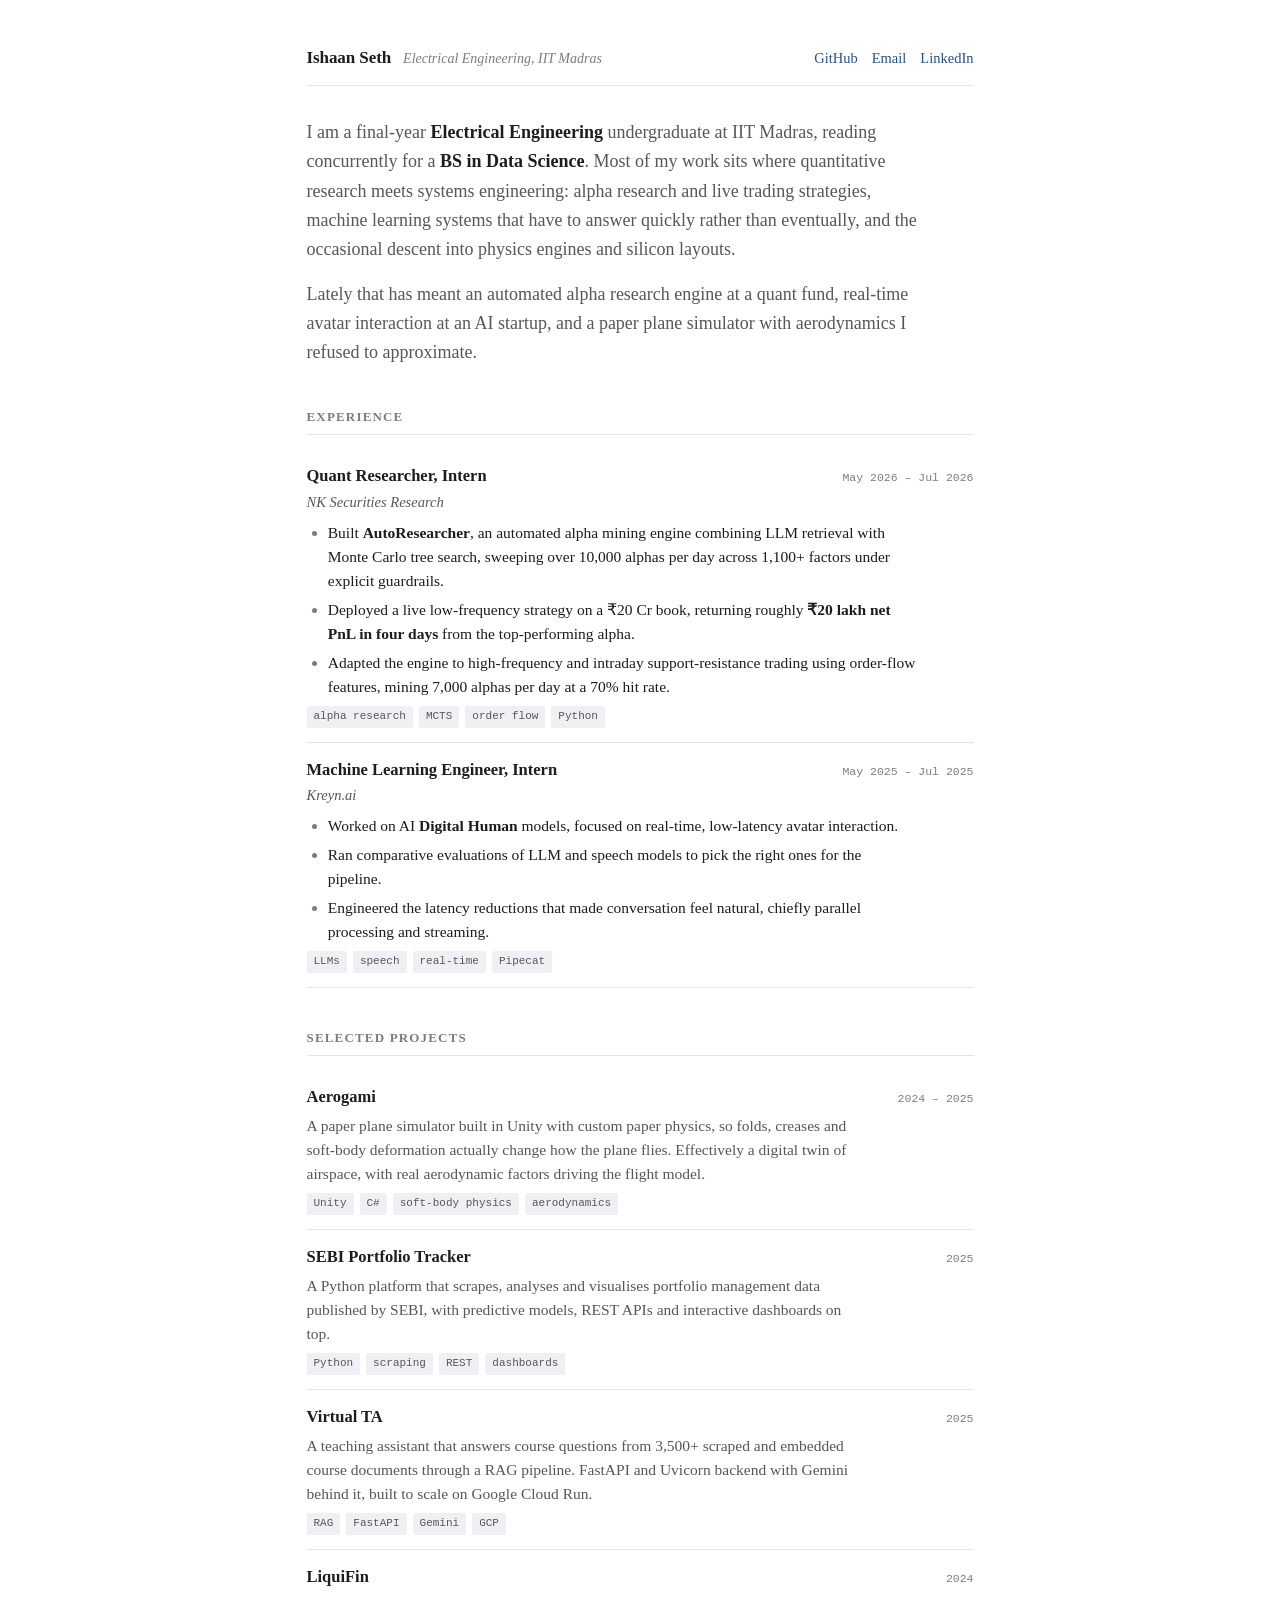
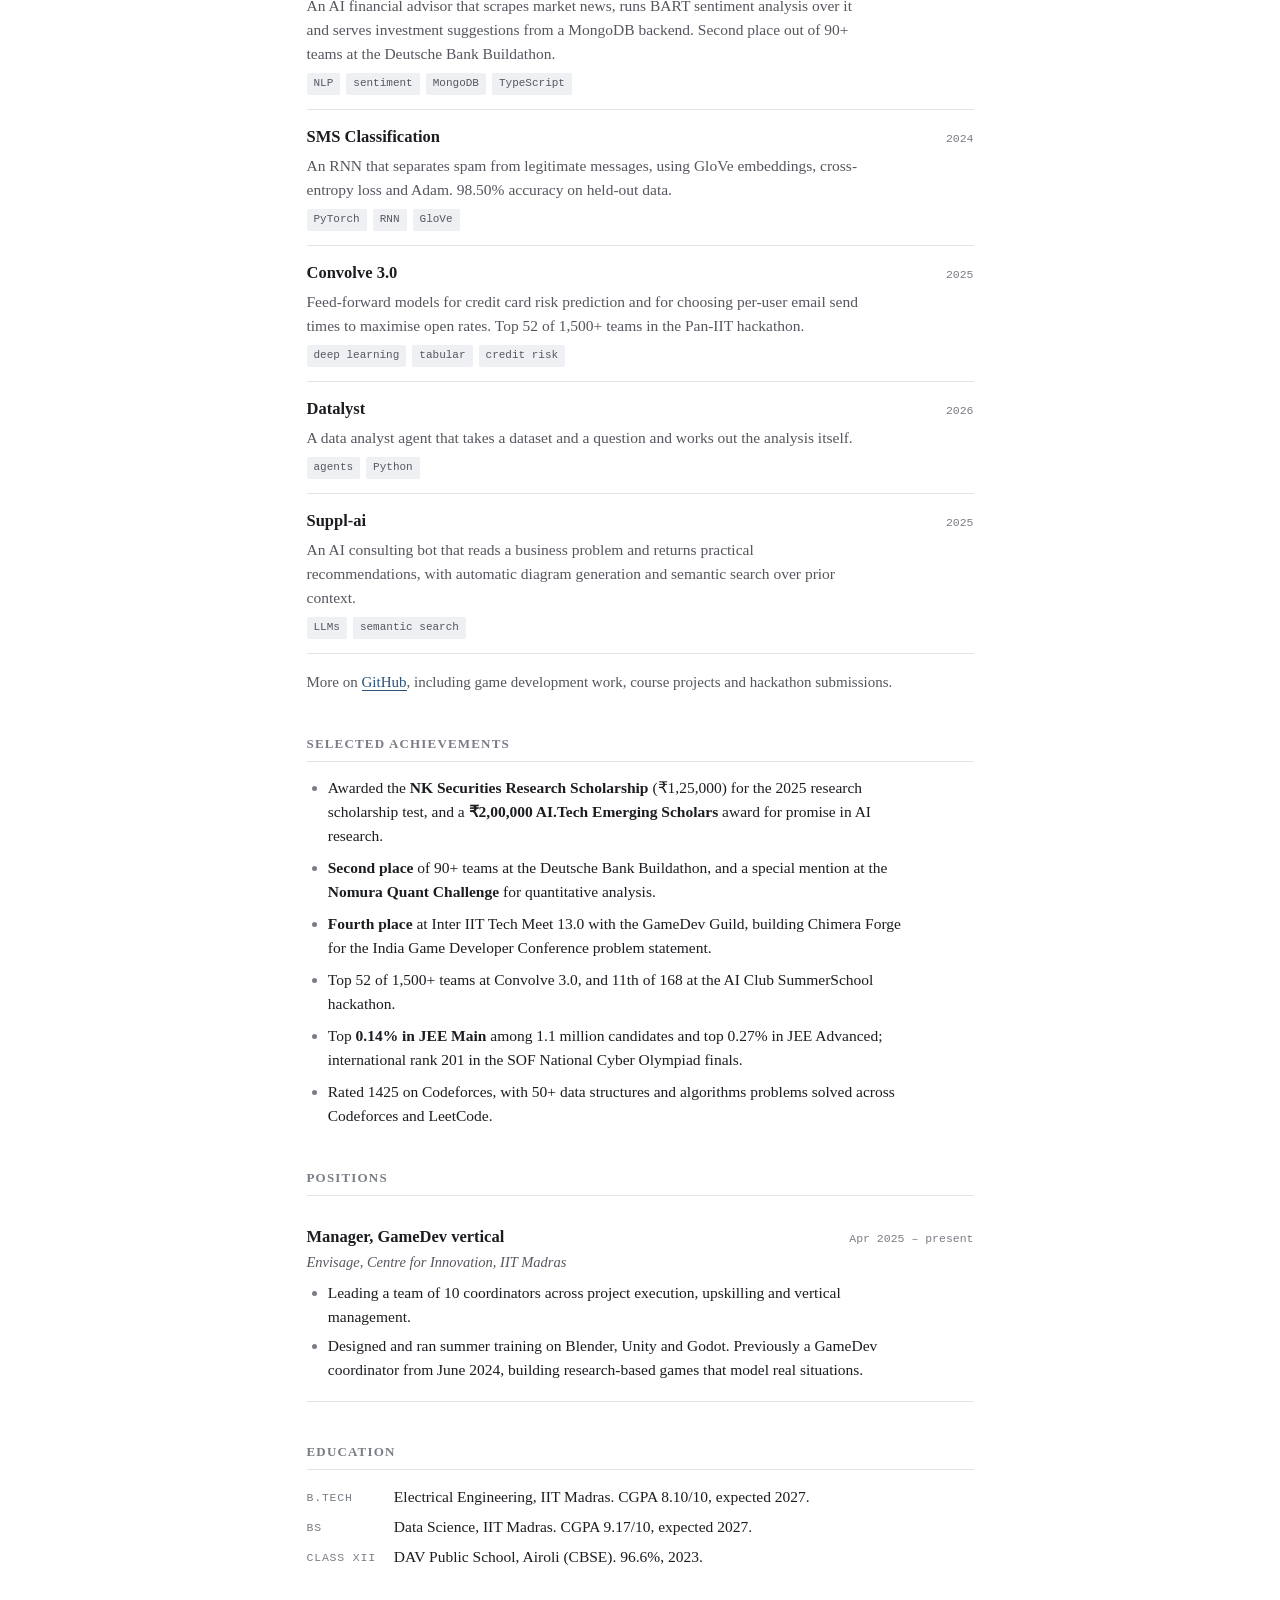
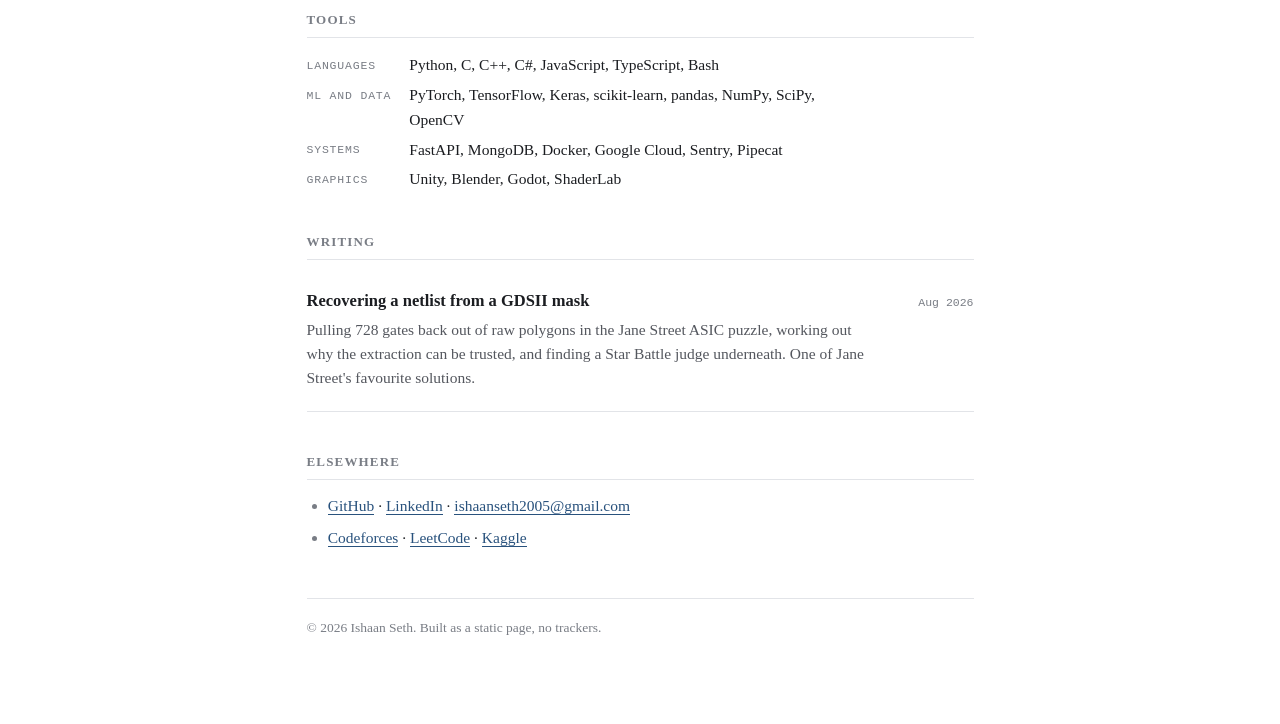
<file: index.html>
<!DOCTYPE html>
<html lang="en">
<head>
<meta charset="utf-8" />
<meta name="viewport" content="width=device-width, initial-scale=1" />
<title>Ishaan Seth</title>
<meta name="description" content="Ishaan Seth. Final-year Electrical Engineering student at IIT Madras, working on quantitative research, ML systems and low-level engineering." />
<meta name="author" content="Ishaan Seth" />
<link rel="stylesheet" href="style.css" />
<link rel="icon" href="data:image/svg+xml,%3Csvg xmlns='http://www.w3.org/2000/svg' viewBox='0 0 32 32'%3E%3Ctext y='26' font-size='26'%3E%E2%9A%A1%3C/text%3E%3C/svg%3E" />
</head>
<body>
<div class="col">

<header class="site">
  <div class="who">
    <a class="brand" href="/">Ishaan Seth</a>
    <span class="role">Electrical Engineering, IIT Madras</span>
  </div>
  <nav>
    <a href="https://github.com/ishaanseth">GitHub</a>
    <a href="mailto:ishaanseth2005@gmail.com">Email</a>
    <a href="https://linkedin.com/in/ishaan-seth">LinkedIn</a>
  </nav>
</header>

<main>

<p class="lede">I am a final-year <strong>Electrical Engineering</strong> undergraduate at IIT Madras,
reading concurrently for a <strong>BS in Data Science</strong>. Most of my work sits where quantitative
research meets systems engineering: alpha research and live trading strategies, machine learning
systems that have to answer quickly rather than eventually, and the occasional descent into physics
engines and silicon layouts.</p>

<p class="lede">Lately that has meant an automated alpha research engine at a quant fund, real-time
avatar interaction at an AI startup, and a paper plane simulator with aerodynamics I refused to
approximate.</p>

<h2 class="sect">Experience</h2>

<div class="entry">
  <div class="top">
    <span class="name">Quant Researcher, Intern</span>
    <span class="when">May 2026 &ndash; Jul 2026</span>
  </div>
  <p class="where">NK Securities Research</p>
  <ul>
    <li>Built <strong>AutoResearcher</strong>, an automated alpha mining engine combining LLM retrieval
      with Monte Carlo tree search, sweeping over 10,000 alphas per day across 1,100+ factors under
      explicit guardrails.</li>
    <li>Deployed a live low-frequency strategy on a &#8377;20 Cr book, returning roughly
      <strong>&#8377;20 lakh net PnL in four days</strong> from the top-performing alpha.</li>
    <li>Adapted the engine to high-frequency and intraday support-resistance trading using order-flow
      features, mining 7,000 alphas per day at a 70% hit rate.</li>
  </ul>
  <div class="chips"><span>alpha research</span><span>MCTS</span><span>order flow</span><span>Python</span></div>
</div>

<div class="entry">
  <div class="top">
    <span class="name">Machine Learning Engineer, Intern</span>
    <span class="when">May 2025 &ndash; Jul 2025</span>
  </div>
  <p class="where">Kreyn.ai</p>
  <ul>
    <li>Worked on AI <strong>Digital Human</strong> models, focused on real-time, low-latency avatar
      interaction.</li>
    <li>Ran comparative evaluations of LLM and speech models to pick the right ones for the pipeline.</li>
    <li>Engineered the latency reductions that made conversation feel natural, chiefly parallel
      processing and streaming.</li>
  </ul>
  <div class="chips"><span>LLMs</span><span>speech</span><span>real-time</span><span>Pipecat</span></div>
</div>

<h2 class="sect">Selected projects</h2>

<div class="entry">
  <div class="top">
    <span class="name"><a href="https://github.com/ishaanseth/Aerogami">Aerogami</a></span>
    <span class="when">2024 &ndash; 2025</span>
  </div>
  <p class="desc">A paper plane simulator built in Unity with custom paper physics, so folds, creases
    and soft-body deformation actually change how the plane flies. Effectively a digital twin of
    airspace, with real aerodynamic factors driving the flight model.</p>
  <div class="chips"><span>Unity</span><span>C#</span><span>soft-body physics</span><span>aerodynamics</span></div>
</div>

<div class="entry">
  <div class="top">
    <span class="name"><a href="https://github.com/ishaanseth/sebi-portfolio-tracker">SEBI Portfolio Tracker</a></span>
    <span class="when">2025</span>
  </div>
  <p class="desc">A Python platform that scrapes, analyses and visualises portfolio management data
    published by SEBI, with predictive models, REST APIs and interactive dashboards on top.</p>
  <div class="chips"><span>Python</span><span>scraping</span><span>REST</span><span>dashboards</span></div>
</div>

<div class="entry">
  <div class="top">
    <span class="name"><a href="https://github.com/ishaanseth/Virtual-TA">Virtual TA</a></span>
    <span class="when">2025</span>
  </div>
  <p class="desc">A teaching assistant that answers course questions from 3,500+ scraped and embedded
    course documents through a RAG pipeline. FastAPI and Uvicorn backend with Gemini behind it, built
    to scale on Google Cloud Run.</p>
  <div class="chips"><span>RAG</span><span>FastAPI</span><span>Gemini</span><span>GCP</span></div>
</div>

<div class="entry">
  <div class="top">
    <span class="name"><a href="https://github.com/ishaanseth/deutsche-bank-buildathon">LiquiFin</a></span>
    <span class="when">2024</span>
  </div>
  <p class="desc">An AI financial advisor that scrapes market news, runs BART sentiment analysis over
    it and serves investment suggestions from a MongoDB backend. Second place out of 90+ teams at the
    Deutsche Bank Buildathon.</p>
  <div class="chips"><span>NLP</span><span>sentiment</span><span>MongoDB</span><span>TypeScript</span></div>
</div>

<div class="entry">
  <div class="top">
    <span class="name"><a href="https://github.com/ishaanseth/sms_classification">SMS Classification</a></span>
    <span class="when">2024</span>
  </div>
  <p class="desc">An RNN that separates spam from legitimate messages, using GloVe embeddings,
    cross-entropy loss and Adam. 98.50% accuracy on held-out data.</p>
  <div class="chips"><span>PyTorch</span><span>RNN</span><span>GloVe</span></div>
</div>

<div class="entry">
  <div class="top">
    <span class="name"><a href="https://github.com/ishaanseth/Convolve">Convolve 3.0</a></span>
    <span class="when">2025</span>
  </div>
  <p class="desc">Feed-forward models for credit card risk prediction and for choosing per-user email
    send times to maximise open rates. Top 52 of 1,500+ teams in the Pan-IIT hackathon.</p>
  <div class="chips"><span>deep learning</span><span>tabular</span><span>credit risk</span></div>
</div>

<div class="entry">
  <div class="top">
    <span class="name"><a href="https://github.com/ishaanseth/Datalyst">Datalyst</a></span>
    <span class="when">2026</span>
  </div>
  <p class="desc">A data analyst agent that takes a dataset and a question and works out the analysis
    itself.</p>
  <div class="chips"><span>agents</span><span>Python</span></div>
</div>

<div class="entry">
  <div class="top">
    <span class="name"><a href="https://github.com/ishaanseth/Suppl-ai">Suppl-ai</a></span>
    <span class="when">2025</span>
  </div>
  <p class="desc">An AI consulting bot that reads a business problem and returns practical
    recommendations, with automatic diagram generation and semantic search over prior context.</p>
  <div class="chips"><span>LLMs</span><span>semantic search</span></div>
</div>

<p style="margin:16px 0 0;font-size:15px;color:var(--ink-dim)">More on
  <a href="https://github.com/ishaanseth?tab=repositories">GitHub</a>, including game development work,
  course projects and hackathon submissions.</p>

<h2 class="sect">Selected achievements</h2>
<ul class="facts">
  <li>Awarded the <strong>NK Securities Research Scholarship</strong> (&#8377;1,25,000) for the 2025
    research scholarship test, and a <strong>&#8377;2,00,000 AI.Tech Emerging Scholars</strong> award
    for promise in AI research.</li>
  <li><strong>Second place</strong> of 90+ teams at the Deutsche Bank Buildathon, and a special mention
    at the <strong>Nomura Quant Challenge</strong> for quantitative analysis.</li>
  <li><strong>Fourth place</strong> at Inter IIT Tech Meet 13.0 with the GameDev Guild, building
    Chimera Forge for the India Game Developer Conference problem statement.</li>
  <li>Top 52 of 1,500+ teams at Convolve 3.0, and 11th of 168 at the AI Club SummerSchool hackathon.</li>
  <li>Top <strong>0.14% in JEE Main</strong> among 1.1 million candidates and top 0.27% in JEE Advanced;
    international rank 201 in the SOF National Cyber Olympiad finals.</li>
  <li>Rated 1425 on Codeforces, with 50+ data structures and algorithms problems solved across
    Codeforces and LeetCode.</li>
</ul>

<h2 class="sect">Positions</h2>
<div class="entry">
  <div class="top">
    <span class="name">Manager, GameDev vertical</span>
    <span class="when">Apr 2025 &ndash; present</span>
  </div>
  <p class="where">Envisage, Centre for Innovation, IIT Madras</p>
  <ul>
    <li>Leading a team of 10 coordinators across project execution, upskilling and vertical
      management.</li>
    <li>Designed and ran summer training on Blender, Unity and Godot. Previously a GameDev coordinator
      from June 2024, building research-based games that model real situations.</li>
  </ul>
</div>

<h2 class="sect">Education</h2>
<dl class="kv">
  <dt>B.Tech</dt><dd>Electrical Engineering, IIT Madras. CGPA 8.10/10, expected 2027.</dd>
  <dt>BS</dt><dd>Data Science, IIT Madras. CGPA 9.17/10, expected 2027.</dd>
  <dt>Class XII</dt><dd>DAV Public School, Airoli (CBSE). 96.6%, 2023.</dd>
</dl>

<h2 class="sect">Tools</h2>
<dl class="kv">
  <dt>Languages</dt><dd>Python, C, C++, C#, JavaScript, TypeScript, Bash</dd>
  <dt>ML and data</dt><dd>PyTorch, TensorFlow, Keras, scikit-learn, pandas, NumPy, SciPy, OpenCV</dd>
  <dt>Systems</dt><dd>FastAPI, MongoDB, Docker, Google Cloud, Sentry, Pipecat</dd>
  <dt>Graphics</dt><dd>Unity, Blender, Godot, ShaderLab</dd>
</dl>

<h2 class="sect">Writing</h2>
<div class="entry">
  <div class="top">
    <span class="name"><a href="/writing/asic-puzzle/">Recovering a netlist from a GDSII mask</a></span>
    <span class="when">Aug 2026</span>
  </div>
  <p class="desc">Pulling 728 gates back out of raw polygons in the Jane Street ASIC puzzle, working
    out why the extraction can be trusted, and finding a Star Battle judge underneath. One of Jane
    Street's favourite solutions.</p>
</div>

<h2 class="sect">Elsewhere</h2>
<ul class="facts">
  <li><a href="https://github.com/ishaanseth">GitHub</a> &middot;
      <a href="https://linkedin.com/in/ishaan-seth">LinkedIn</a> &middot;
      <a href="mailto:ishaanseth2005@gmail.com">ishaanseth2005@gmail.com</a></li>
  <li><a href="https://codeforces.com/profile/ishxxn">Codeforces</a> &middot;
      <a href="https://www.leetcode.com/azyde">LeetCode</a> &middot;
      <a href="https://kaggle.com/azyde1">Kaggle</a></li>
</ul>

</main>

<div class="foot">
  <div>&copy; 2026 Ishaan Seth. Built as a static page, no trackers.</div>
</div>

</div>
</body>
</html>
</file>
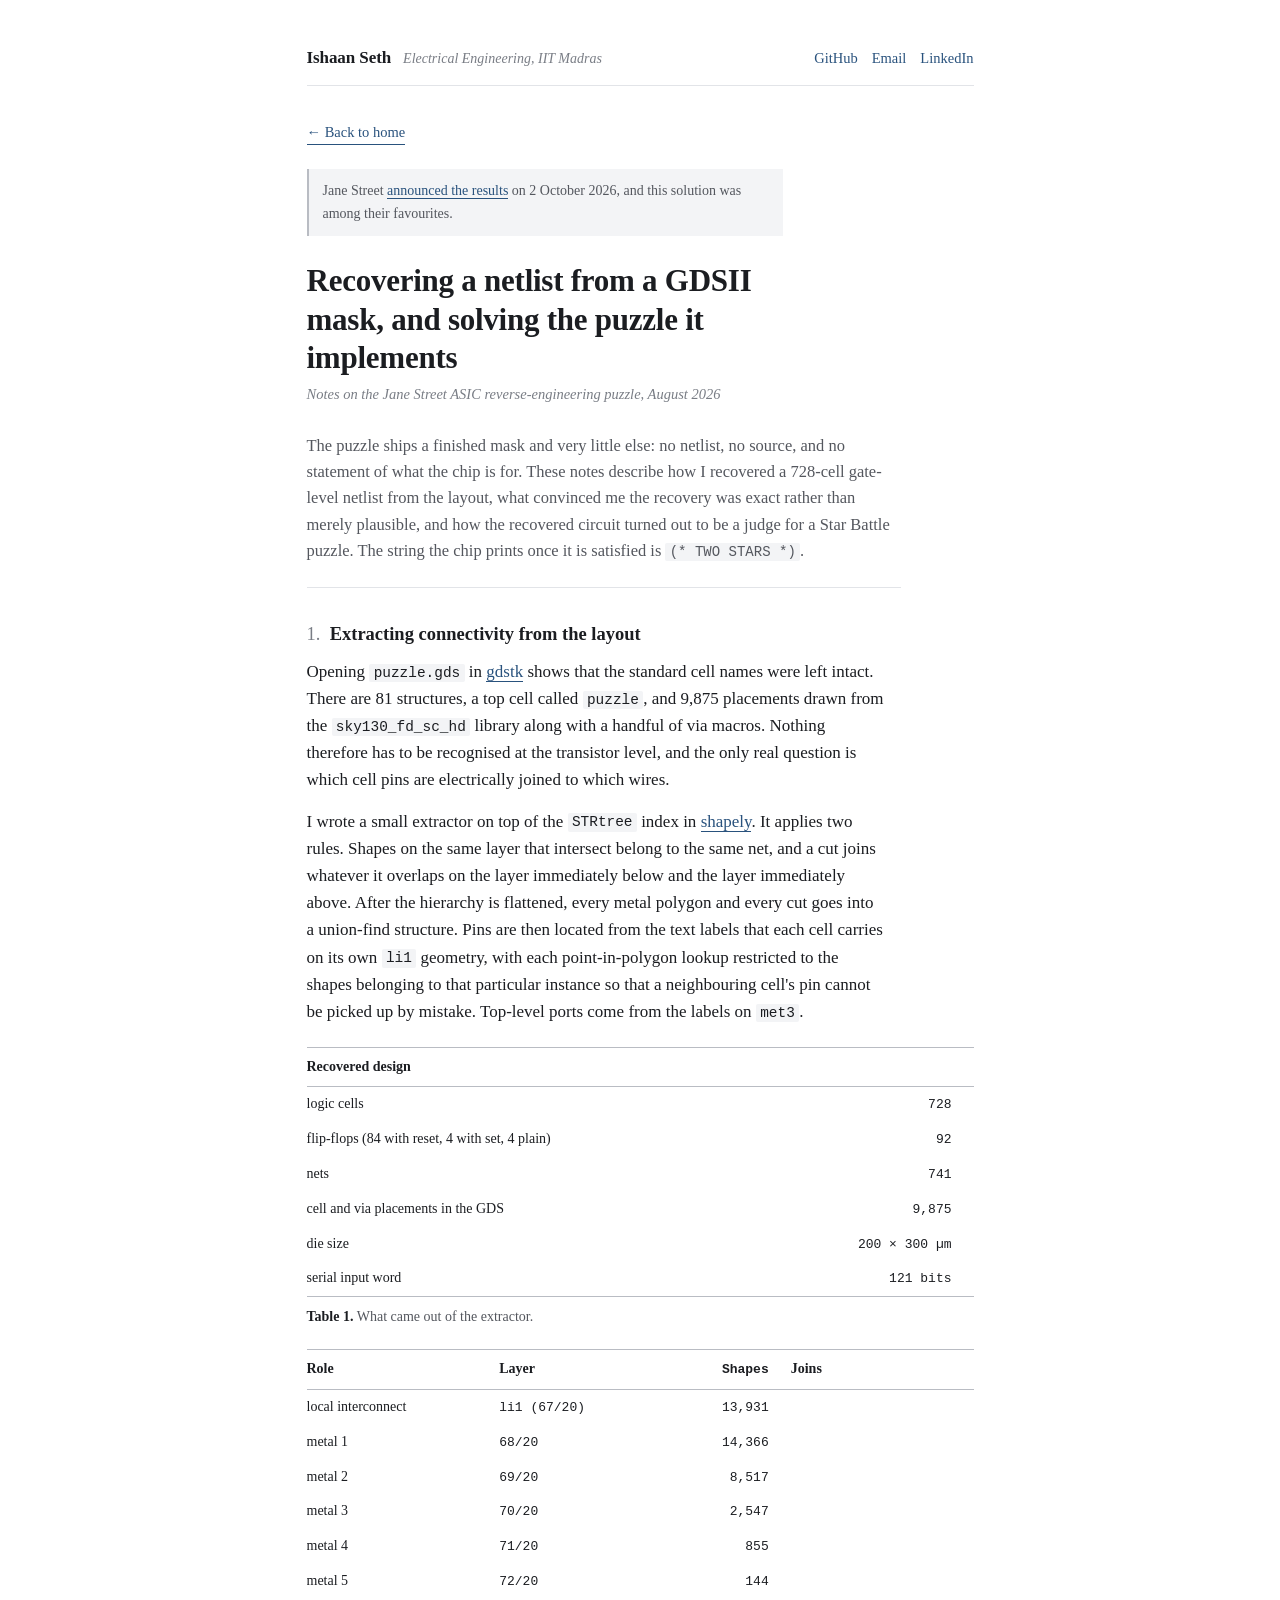
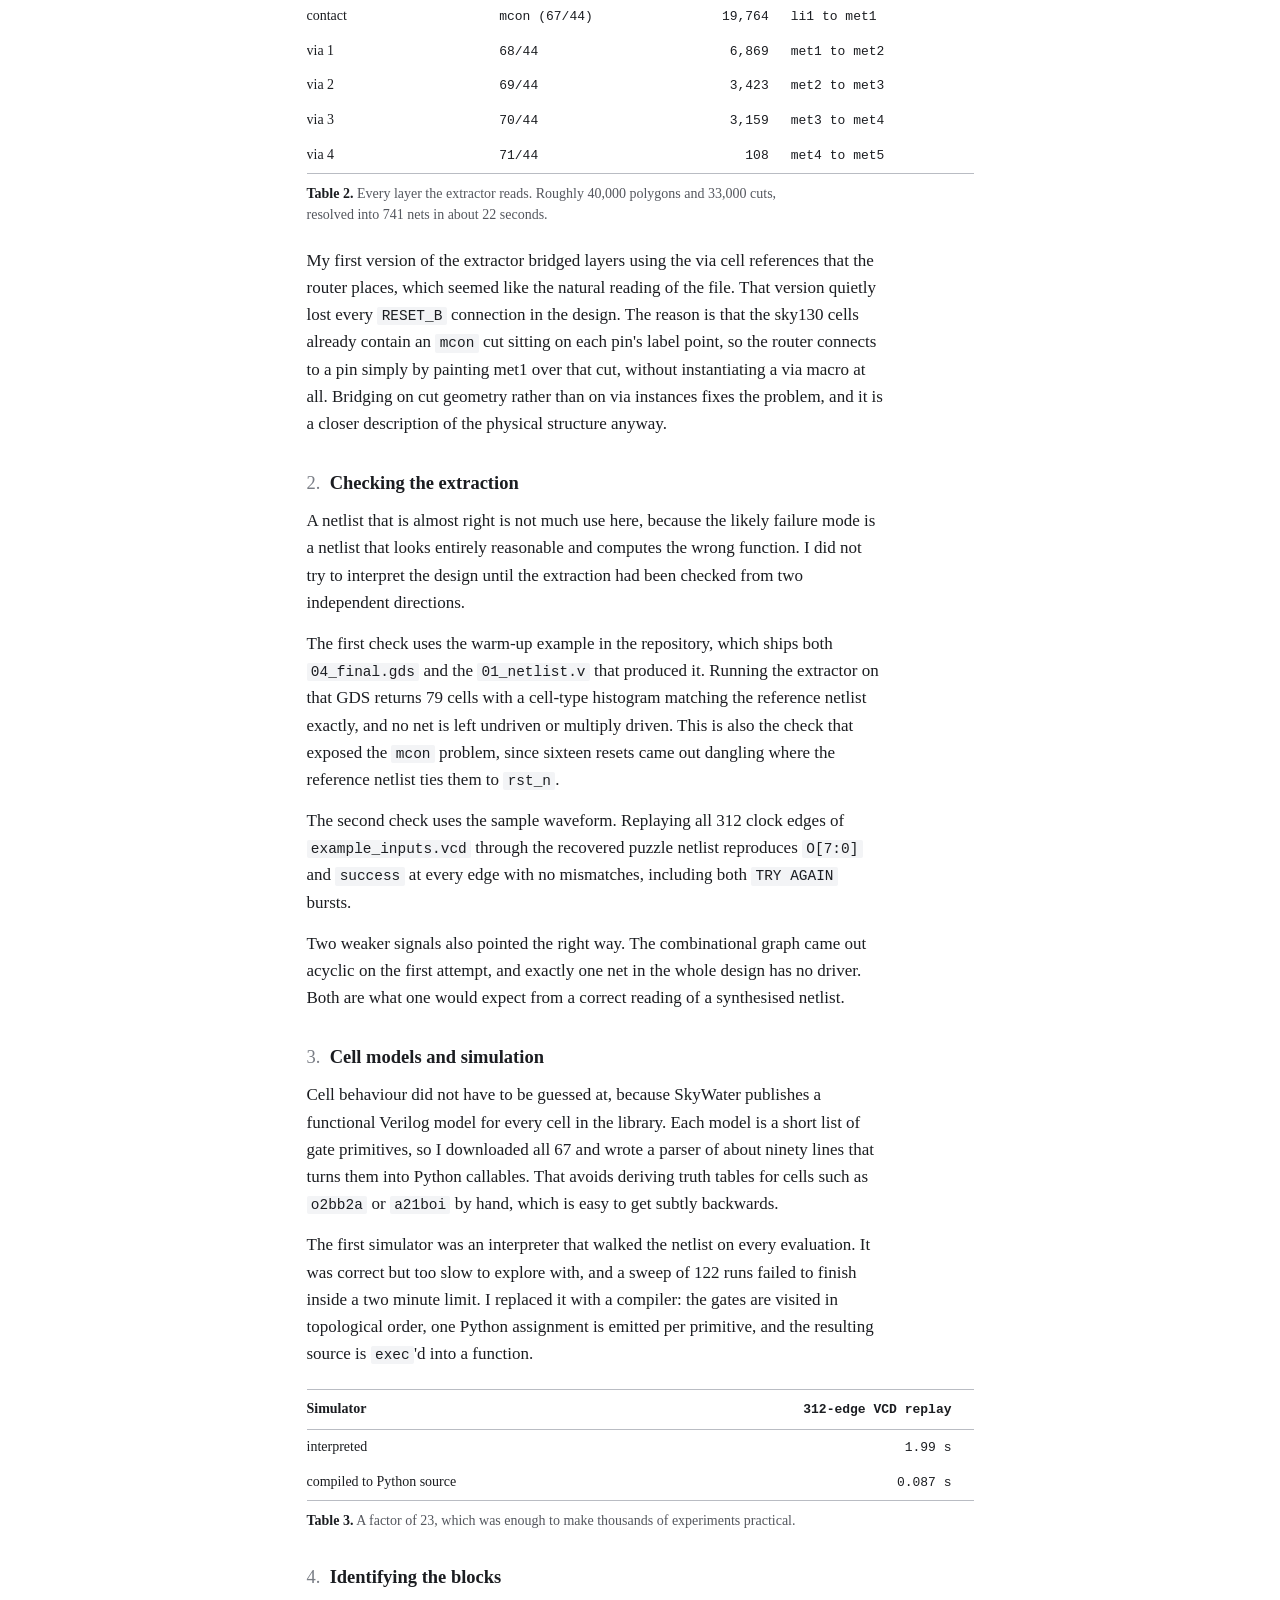
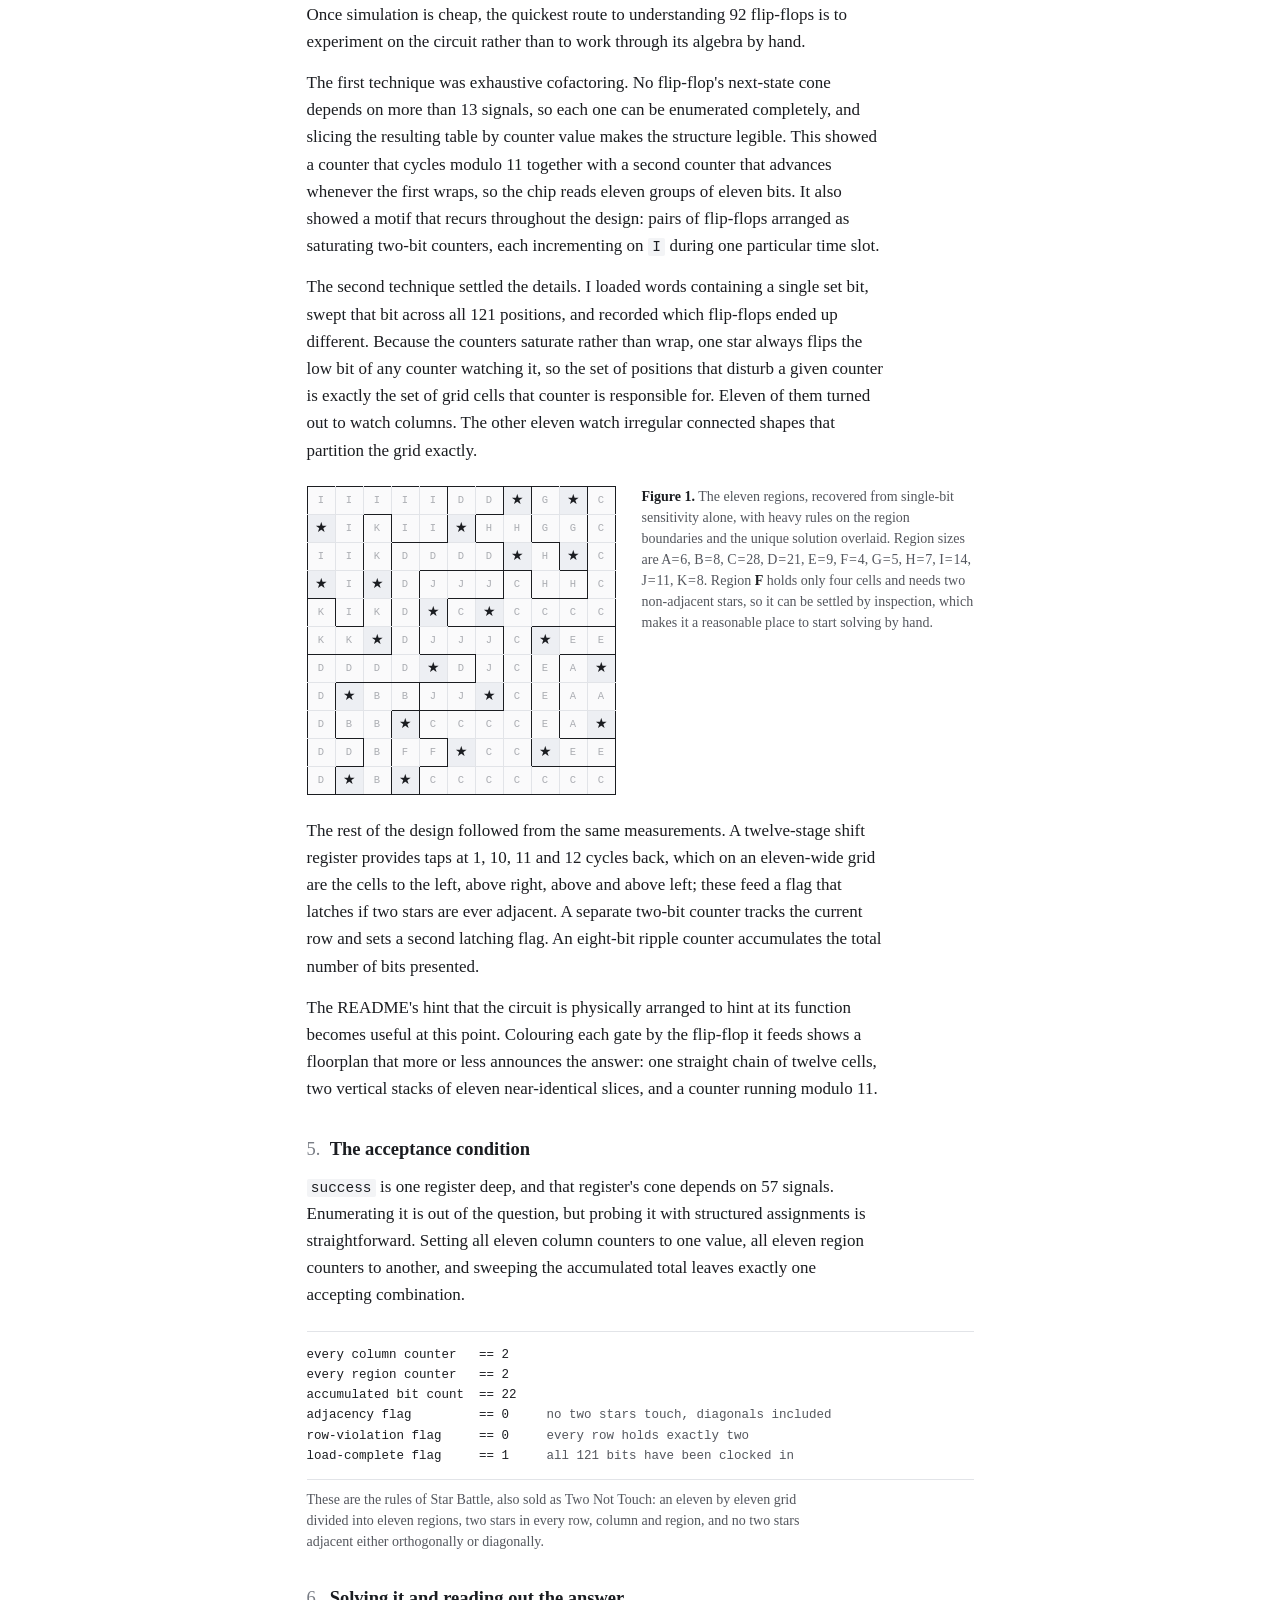
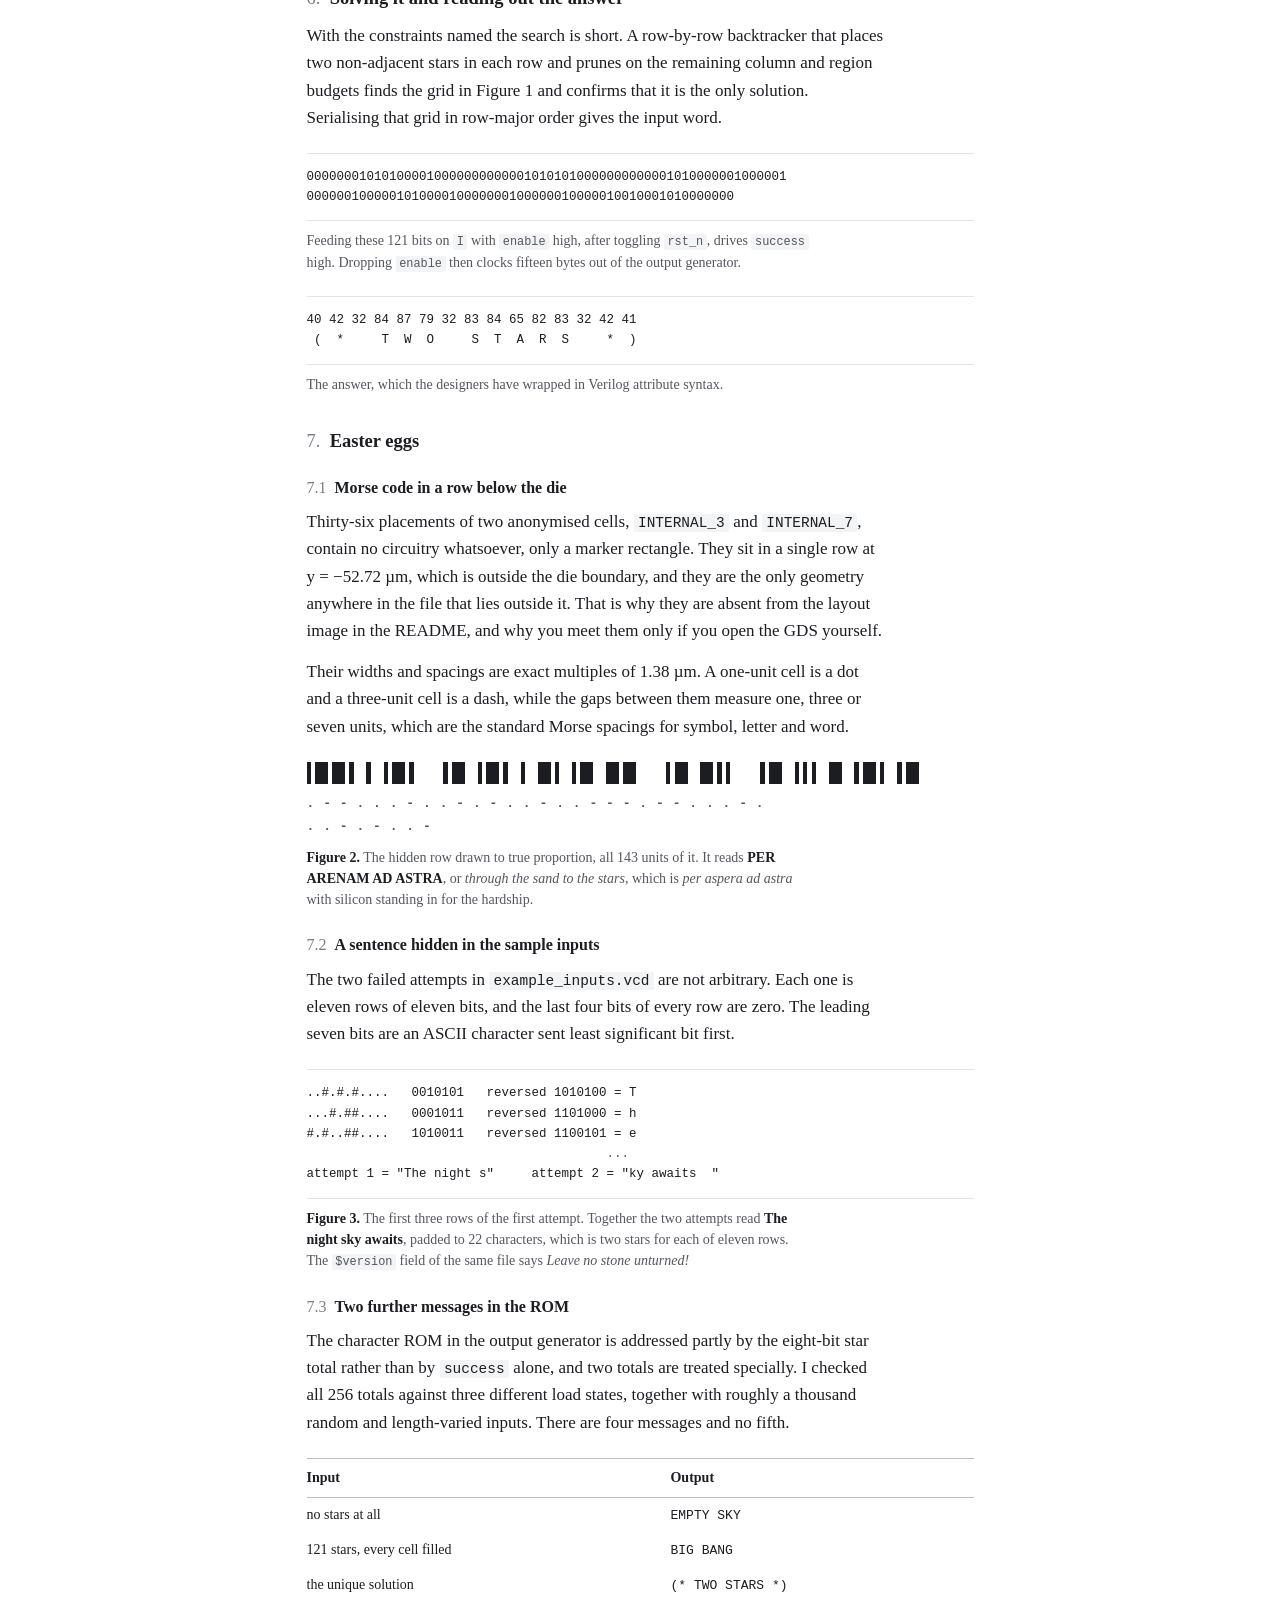
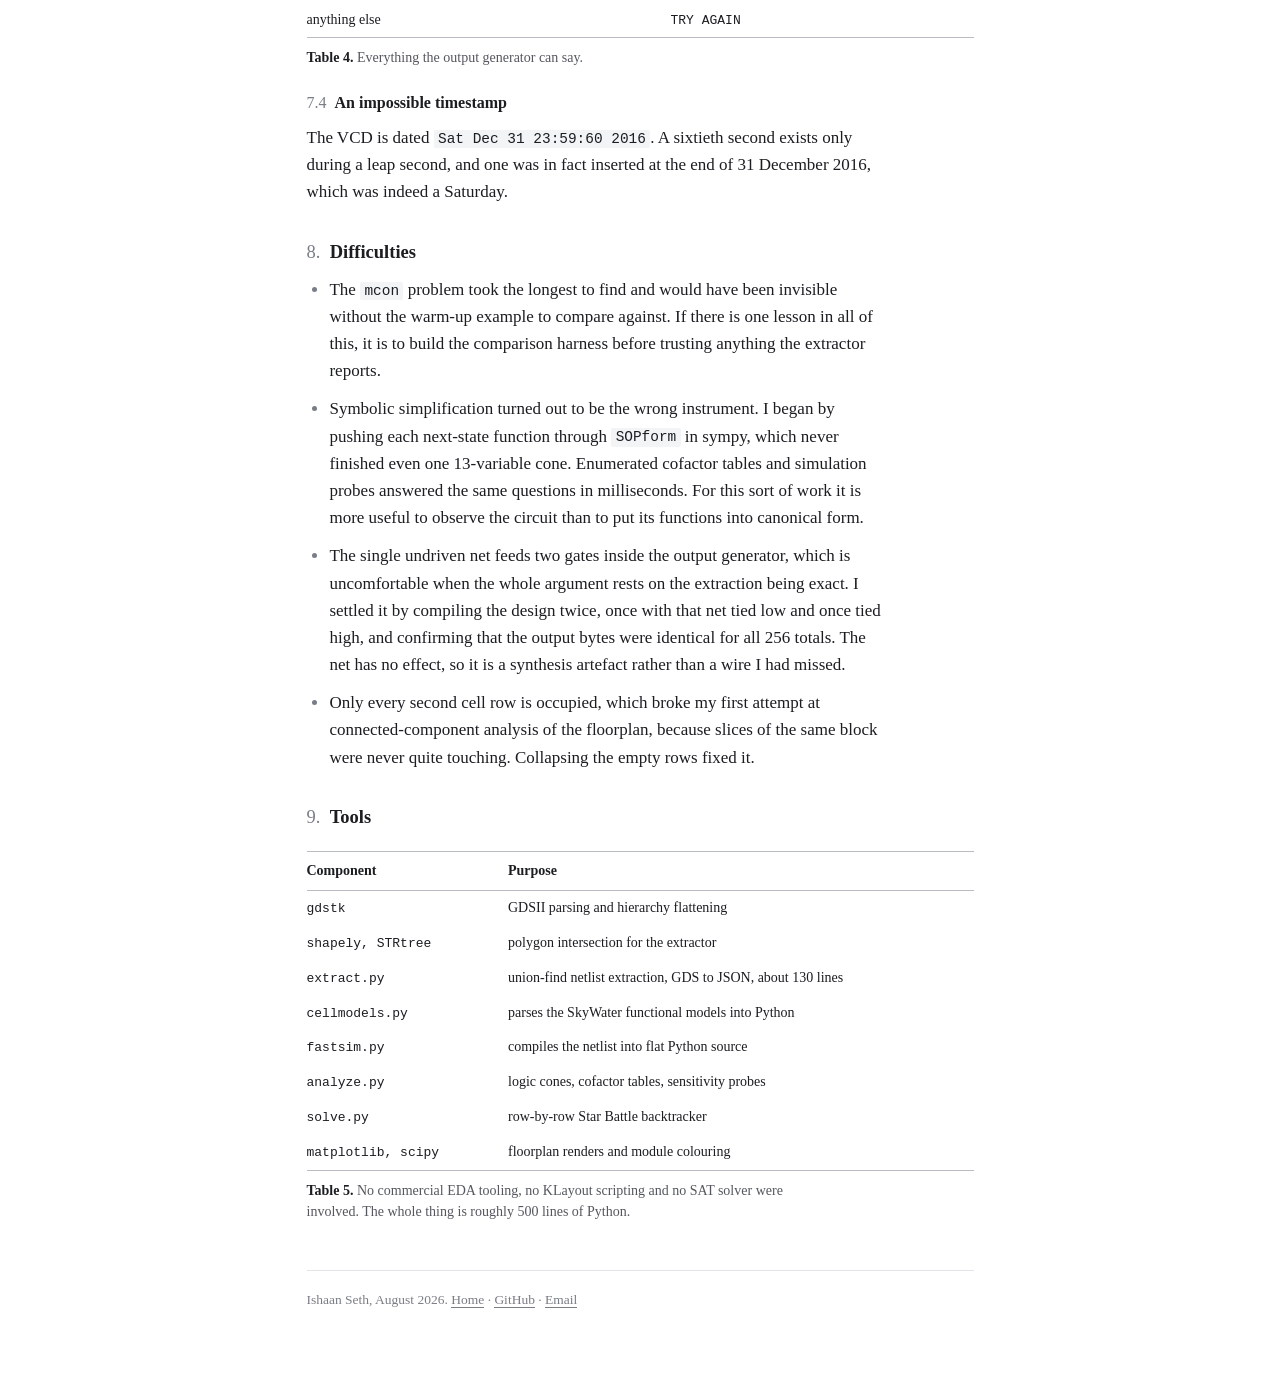
<file: writing/asic-puzzle/index.html>
<!DOCTYPE html>
<html lang="en">
<head>
<meta charset="utf-8" />
<meta name="viewport" content="width=device-width, initial-scale=1" />
<title>Recovering a netlist from a GDSII mask | Ishaan Seth</title>
<meta name="referrer" content="no-referrer" />
<meta name="author" content="Ishaan Seth" />
<link rel="stylesheet" href="../../style.css" />
<link rel="icon" href="data:image/svg+xml,%3Csvg xmlns='http://www.w3.org/2000/svg' viewBox='0 0 32 32'%3E%3Ctext y='26' font-size='26'%3E%E2%9A%A1%3C/text%3E%3C/svg%3E" />
</head>
<body>
<div class="col">

<header class="site">
  <div class="who">
    <a class="brand" href="/">Ishaan Seth</a>
    <span class="role">Electrical Engineering, IIT Madras</span>
  </div>
  <nav>
    <a href="https://github.com/ishaanseth">GitHub</a>
    <a href="mailto:ishaanseth2005@gmail.com">Email</a>
    <a href="https://linkedin.com/in/ishaan-seth">LinkedIn</a>
  </nav>
</header>

<a class="back" href="/">&#8592; Back to home</a>

<p class="notice">Jane Street <a href="https://blog.janestreet.com/asic-puzzle-results/">announced the results</a>
on 2 October 2026, and this solution was among their favourites.</p>

<article>

<h1 class="title">Recovering a netlist from a GDSII mask, and solving the puzzle it implements</h1>
<p class="byline">Notes on the Jane Street ASIC reverse-engineering puzzle, August 2026</p>

<p class="abstract">The puzzle ships a finished mask and very little else: no netlist, no source, and
no statement of what the chip is for. These notes describe how I recovered a 728-cell gate-level
netlist from the layout, what convinced me the recovery was exact rather than merely plausible, and
how the recovered circuit turned out to be a judge for a Star Battle puzzle. The string the chip
prints once it is satisfied is <code>(* TWO STARS *)</code>.</p>

<h2><span class="sn">1.</span>Extracting connectivity from the layout</h2>
<p>Opening <code>puzzle.gds</code> in <a href="https://heitzmann.github.io/gdstk/">gdstk</a> shows
that the standard cell names were left intact. There are 81 structures, a top cell called
<code>puzzle</code>, and 9,875 placements drawn from the <code>sky130_fd_sc_hd</code> library along
with a handful of via macros. Nothing therefore has to be recognised at the transistor level, and the
only real question is which cell pins are electrically joined to which wires.</p>
<p>I wrote a small extractor on top of the <code>STRtree</code> index in
<a href="https://shapely.readthedocs.io/">shapely</a>. It applies two rules. Shapes on the same layer
that intersect belong to the same net, and a cut joins whatever it overlaps on the layer immediately
below and the layer immediately above. After the hierarchy is flattened, every metal polygon and every
cut goes into a union-find structure. Pins are then located from the text labels that each cell carries
on its own <code>li1</code> geometry, with each point-in-polygon lookup restricted to the shapes
belonging to that particular instance so that a neighbouring cell's pin cannot be picked up by mistake.
Top-level ports come from the labels on <code>met3</code>.</p>

<figure>
  <div class="scroll"><table class="dt">
    <thead><tr><th>Recovered design</th><th class="n"></th></tr></thead>
    <tbody>
      <tr><td>logic cells</td><td class="n">728</td></tr>
      <tr><td>flip-flops (84 with reset, 4 with set, 4 plain)</td><td class="n">92</td></tr>
      <tr><td>nets</td><td class="n">741</td></tr>
      <tr><td>cell and via placements in the GDS</td><td class="n">9,875</td></tr>
      <tr><td>die size</td><td class="n">200 &#215; 300 &#181;m</td></tr>
      <tr><td>serial input word</td><td class="n">121 bits</td></tr>
    </tbody>
  </table></div>
  <figcaption><b>Table 1.</b> What came out of the extractor.</figcaption>
</figure>

<figure>
  <div class="scroll"><table class="dt">
    <thead><tr><th>Role</th><th>Layer</th><th class="n">Shapes</th><th>Joins</th></tr></thead>
    <tbody>
      <tr><td>local interconnect</td><td class="m">li1 (67/20)</td><td class="n">13,931</td><td></td></tr>
      <tr><td>metal 1</td><td class="m">68/20</td><td class="n">14,366</td><td></td></tr>
      <tr><td>metal 2</td><td class="m">69/20</td><td class="n">8,517</td><td></td></tr>
      <tr><td>metal 3</td><td class="m">70/20</td><td class="n">2,547</td><td></td></tr>
      <tr><td>metal 4</td><td class="m">71/20</td><td class="n">855</td><td></td></tr>
      <tr><td>metal 5</td><td class="m">72/20</td><td class="n">144</td><td></td></tr>
      <tr><td>contact</td><td class="m">mcon (67/44)</td><td class="n">19,764</td><td class="m">li1 to met1</td></tr>
      <tr><td>via 1</td><td class="m">68/44</td><td class="n">6,869</td><td class="m">met1 to met2</td></tr>
      <tr><td>via 2</td><td class="m">69/44</td><td class="n">3,423</td><td class="m">met2 to met3</td></tr>
      <tr><td>via 3</td><td class="m">70/44</td><td class="n">3,159</td><td class="m">met3 to met4</td></tr>
      <tr><td>via 4</td><td class="m">71/44</td><td class="n">108</td><td class="m">met4 to met5</td></tr>
    </tbody>
  </table></div>
  <figcaption><b>Table 2.</b> Every layer the extractor reads. Roughly 40,000 polygons and 33,000
    cuts, resolved into 741 nets in about 22 seconds.</figcaption>
</figure>

<p>My first version of the extractor bridged layers using the via cell references that the router
places, which seemed like the natural reading of the file. That version quietly lost every
<code>RESET_B</code> connection in the design. The reason is that the sky130 cells already contain an
<code>mcon</code> cut sitting on each pin's label point, so the router connects to a pin simply by
painting met1 over that cut, without instantiating a via macro at all. Bridging on cut geometry rather
than on via instances fixes the problem, and it is a closer description of the physical structure
anyway.</p>

<h2><span class="sn">2.</span>Checking the extraction</h2>
<p>A netlist that is almost right is not much use here, because the likely failure mode is a netlist
that looks entirely reasonable and computes the wrong function. I did not try to interpret the design
until the extraction had been checked from two independent directions.</p>
<p>The first check uses the warm-up example in the repository, which ships both
<code>04_final.gds</code> and the <code>01_netlist.v</code> that produced it. Running the extractor on
that GDS returns 79 cells with a cell-type histogram matching the reference netlist exactly, and no net
is left undriven or multiply driven. This is also the check that exposed the <code>mcon</code> problem,
since sixteen resets came out dangling where the reference netlist ties them to <code>rst_n</code>.</p>
<p>The second check uses the sample waveform. Replaying all 312 clock edges of
<code>example_inputs.vcd</code> through the recovered puzzle netlist reproduces <code>O[7:0]</code> and
<code>success</code> at every edge with no mismatches, including both <code>TRY AGAIN</code> bursts.</p>
<p>Two weaker signals also pointed the right way. The combinational graph came out acyclic on the first
attempt, and exactly one net in the whole design has no driver. Both are what one would expect from a
correct reading of a synthesised netlist.</p>

<h2><span class="sn">3.</span>Cell models and simulation</h2>
<p>Cell behaviour did not have to be guessed at, because SkyWater publishes a functional Verilog model
for every cell in the library. Each model is a short list of gate primitives, so I downloaded all 67
and wrote a parser of about ninety lines that turns them into Python callables. That avoids deriving
truth tables for cells such as <code>o2bb2a</code> or <code>a21boi</code> by hand, which is easy to get
subtly backwards.</p>
<p>The first simulator was an interpreter that walked the netlist on every evaluation. It was correct
but too slow to explore with, and a sweep of 122 runs failed to finish inside a two minute limit. I
replaced it with a compiler: the gates are visited in topological order, one Python assignment is
emitted per primitive, and the resulting source is <code>exec</code>'d into a function.</p>

<figure>
  <div class="scroll"><table class="dt">
    <thead><tr><th>Simulator</th><th class="n">312-edge VCD replay</th></tr></thead>
    <tbody>
      <tr><td>interpreted</td><td class="n">1.99 s</td></tr>
      <tr><td>compiled to Python source</td><td class="n">0.087 s</td></tr>
    </tbody>
  </table></div>
  <figcaption><b>Table 3.</b> A factor of 23, which was enough to make thousands of experiments
    practical.</figcaption>
</figure>

<h2><span class="sn">4.</span>Identifying the blocks</h2>
<p>Once simulation is cheap, the quickest route to understanding 92 flip-flops is to experiment on the
circuit rather than to work through its algebra by hand.</p>
<p>The first technique was exhaustive cofactoring. No flip-flop's next-state cone depends on more than
13 signals, so each one can be enumerated completely, and slicing the resulting table by counter value
makes the structure legible. This showed a counter that cycles modulo 11 together with a second counter
that advances whenever the first wraps, so the chip reads eleven groups of eleven bits. It also showed a
motif that recurs throughout the design: pairs of flip-flops arranged as saturating two-bit counters,
each incrementing on <code>I</code> during one particular time slot.</p>
<p>The second technique settled the details. I loaded words containing a single set bit, swept that bit
across all 121 positions, and recorded which flip-flops ended up different. Because the counters
saturate rather than wrap, one star always flips the low bit of any counter watching it, so the set of
positions that disturb a given counter is exactly the set of grid cells that counter is responsible for.
Eleven of them turned out to watch columns. The other eleven watch irregular connected shapes that
partition the grid exactly.</p>

<figure>
  <div class="gridwrap">
    <table class="sb">
<tr><td class="gc bt bl"><span class="rl">I</span></td><td class="gc bt"><span class="rl">I</span></td><td class="gc bt bb"><span class="rl">I</span></td><td class="gc bt"><span class="rl">I</span></td><td class="gc bt br"><span class="rl">I</span></td><td class="gc bt bl"><span class="rl">D</span></td><td class="gc bt bb br"><span class="rl">D</span></td><td class="gc bt bl br st"><span class="sg">&#9733;</span></td><td class="gc bt bl"><span class="rl">G</span></td><td class="gc bt br st"><span class="sg">&#9733;</span></td><td class="gc bt bl br"><span class="rl">C</span></td></tr>
<tr><td class="gc bl st"><span class="sg">&#9733;</span></td><td class="gc br"><span class="rl">I</span></td><td class="gc bt bl br"><span class="rl">K</span></td><td class="gc bb bl"><span class="rl">I</span></td><td class="gc bb br"><span class="rl">I</span></td><td class="gc bl br st"><span class="sg">&#9733;</span></td><td class="gc bt bb bl"><span class="rl">H</span></td><td class="gc br"><span class="rl">H</span></td><td class="gc bb bl"><span class="rl">G</span></td><td class="gc br"><span class="rl">G</span></td><td class="gc bl br"><span class="rl">C</span></td></tr>
<tr><td class="gc bl"><span class="rl">I</span></td><td class="gc br"><span class="rl">I</span></td><td class="gc bl br"><span class="rl">K</span></td><td class="gc bt bl"><span class="rl">D</span></td><td class="gc bt bb"><span class="rl">D</span></td><td class="gc bb"><span class="rl">D</span></td><td class="gc bt bb br"><span class="rl">D</span></td><td class="gc bb bl st"><span class="sg">&#9733;</span></td><td class="gc bt br"><span class="rl">H</span></td><td class="gc bb bl br st"><span class="sg">&#9733;</span></td><td class="gc bl br"><span class="rl">C</span></td></tr>
<tr><td class="gc bb bl st"><span class="sg">&#9733;</span></td><td class="gc br"><span class="rl">I</span></td><td class="gc bl br st"><span class="sg">&#9733;</span></td><td class="gc bl br"><span class="rl">D</span></td><td class="gc bt bl"><span class="rl">J</span></td><td class="gc bt bb"><span class="rl">J</span></td><td class="gc bt bb br"><span class="rl">J</span></td><td class="gc bt bl br"><span class="rl">C</span></td><td class="gc bb bl"><span class="rl">H</span></td><td class="gc bt bb br"><span class="rl">H</span></td><td class="gc bl br"><span class="rl">C</span></td></tr>
<tr><td class="gc bt bl br"><span class="rl">K</span></td><td class="gc bb bl br"><span class="rl">I</span></td><td class="gc bl br"><span class="rl">K</span></td><td class="gc bl br"><span class="rl">D</span></td><td class="gc bl br st"><span class="sg">&#9733;</span></td><td class="gc bt bb bl"><span class="rl">C</span></td><td class="gc bt bb st"><span class="sg">&#9733;</span></td><td class="gc"><span class="rl">C</span></td><td class="gc bt bb"><span class="rl">C</span></td><td class="gc bt bb"><span class="rl">C</span></td><td class="gc bb br"><span class="rl">C</span></td></tr>
<tr><td class="gc bb bl"><span class="rl">K</span></td><td class="gc bt bb"><span class="rl">K</span></td><td class="gc bb br st"><span class="sg">&#9733;</span></td><td class="gc bl br"><span class="rl">D</span></td><td class="gc bb bl"><span class="rl">J</span></td><td class="gc bt bb"><span class="rl">J</span></td><td class="gc bt br"><span class="rl">J</span></td><td class="gc bl br"><span class="rl">C</span></td><td class="gc bt bl st"><span class="sg">&#9733;</span></td><td class="gc bt bb"><span class="rl">E</span></td><td class="gc bt bb br"><span class="rl">E</span></td></tr>
<tr><td class="gc bt bl"><span class="rl">D</span></td><td class="gc bt bb"><span class="rl">D</span></td><td class="gc bt bb"><span class="rl">D</span></td><td class="gc bb"><span class="rl">D</span></td><td class="gc bt bb st"><span class="sg">&#9733;</span></td><td class="gc bt bb br"><span class="rl">D</span></td><td class="gc bl br"><span class="rl">J</span></td><td class="gc bl br"><span class="rl">C</span></td><td class="gc bl br"><span class="rl">E</span></td><td class="gc bt bl"><span class="rl">A</span></td><td class="gc bt br st"><span class="sg">&#9733;</span></td></tr>
<tr><td class="gc bl br"><span class="rl">D</span></td><td class="gc bt bl st"><span class="sg">&#9733;</span></td><td class="gc bt"><span class="rl">B</span></td><td class="gc bt bb br"><span class="rl">B</span></td><td class="gc bt bb bl"><span class="rl">J</span></td><td class="gc bt bb"><span class="rl">J</span></td><td class="gc bb br st"><span class="sg">&#9733;</span></td><td class="gc bl br"><span class="rl">C</span></td><td class="gc bl br"><span class="rl">E</span></td><td class="gc bl"><span class="rl">A</span></td><td class="gc br"><span class="rl">A</span></td></tr>
<tr><td class="gc bl br"><span class="rl">D</span></td><td class="gc bb bl"><span class="rl">B</span></td><td class="gc br"><span class="rl">B</span></td><td class="gc bt bl br st"><span class="sg">&#9733;</span></td><td class="gc bt bb bl"><span class="rl">C</span></td><td class="gc bt"><span class="rl">C</span></td><td class="gc bt"><span class="rl">C</span></td><td class="gc br"><span class="rl">C</span></td><td class="gc bl br"><span class="rl">E</span></td><td class="gc bb bl"><span class="rl">A</span></td><td class="gc bb br st"><span class="sg">&#9733;</span></td></tr>
<tr><td class="gc bl"><span class="rl">D</span></td><td class="gc bt bb br"><span class="rl">D</span></td><td class="gc bl br"><span class="rl">B</span></td><td class="gc bl"><span class="rl">F</span></td><td class="gc bt bb br"><span class="rl">F</span></td><td class="gc bl st"><span class="sg">&#9733;</span></td><td class="gc"><span class="rl">C</span></td><td class="gc br"><span class="rl">C</span></td><td class="gc bb bl st"><span class="sg">&#9733;</span></td><td class="gc bt bb"><span class="rl">E</span></td><td class="gc bt bb br"><span class="rl">E</span></td></tr>
<tr><td class="gc bb bl br"><span class="rl">D</span></td><td class="gc bt bb bl st"><span class="sg">&#9733;</span></td><td class="gc bb br"><span class="rl">B</span></td><td class="gc bb bl br st"><span class="sg">&#9733;</span></td><td class="gc bt bb bl"><span class="rl">C</span></td><td class="gc bb"><span class="rl">C</span></td><td class="gc bb"><span class="rl">C</span></td><td class="gc bb"><span class="rl">C</span></td><td class="gc bt bb"><span class="rl">C</span></td><td class="gc bt bb"><span class="rl">C</span></td><td class="gc bt bb br"><span class="rl">C</span></td></tr>
    </table>
    <figcaption style="flex:1 1 230px;min-width:200px"><b>Figure 1.</b> The eleven regions, recovered
      from single-bit sensitivity alone, with heavy rules on the region boundaries and the unique
      solution overlaid. Region sizes are A&#8202;=&#8202;6, B&#8202;=&#8202;8, C&#8202;=&#8202;28, D&#8202;=&#8202;21, E&#8202;=&#8202;9, F&#8202;=&#8202;4, G&#8202;=&#8202;5, H&#8202;=&#8202;7, I&#8202;=&#8202;14, J&#8202;=&#8202;11, K&#8202;=&#8202;8. Region <b>F</b> holds only four cells and needs
      two non-adjacent stars, so it can be settled by inspection, which makes it a reasonable place to
      start solving by hand.</figcaption>
  </div>
</figure>

<p>The rest of the design followed from the same measurements. A twelve-stage shift register provides
taps at 1, 10, 11 and 12 cycles back, which on an eleven-wide grid are the cells to the left, above
right, above and above left; these feed a flag that latches if two stars are ever adjacent. A separate
two-bit counter tracks the current row and sets a second latching flag. An eight-bit ripple counter
accumulates the total number of bits presented.</p>
<p>The README's hint that the circuit is physically arranged to hint at its function becomes useful at
this point. Colouring each gate by the flip-flop it feeds shows a floorplan that more or less announces
the answer: one straight chain of twelve cells, two vertical stacks of eleven near-identical slices, and
a counter running modulo 11.</p>

<h2><span class="sn">5.</span>The acceptance condition</h2>
<p><code>success</code> is one register deep, and that register's cone depends on 57 signals. Enumerating
it is out of the question, but probing it with structured assignments is straightforward. Setting all
eleven column counters to one value, all eleven region counters to another, and sweeping the accumulated
total leaves exactly one accepting combination.</p>
<figure>
  <pre>every column counter   == 2
every region counter   == 2
accumulated bit count  == 22
adjacency flag         == 0     <em>no two stars touch, diagonals included</em>
row-violation flag     == 0     <em>every row holds exactly two</em>
load-complete flag     == 1     <em>all 121 bits have been clocked in</em></pre>
  <figcaption>These are the rules of Star Battle, also sold as Two Not Touch: an eleven by eleven grid
    divided into eleven regions, two stars in every row, column and region, and no two stars adjacent
    either orthogonally or diagonally.</figcaption>
</figure>

<h2><span class="sn">6.</span>Solving it and reading out the answer</h2>
<p>With the constraints named the search is short. A row-by-row backtracker that places two non-adjacent
stars in each row and prunes on the remaining column and region budgets finds the grid in Figure 1 and
confirms that it is the only solution. Serialising that grid in row-major order gives the input word.</p>
<figure>
  <pre>0000000101010000100000000000010101010000000000001010000001000001
000000100000101000010000000100000010000010010001010000000</pre>
  <figcaption>Feeding these 121 bits on <code>I</code> with <code>enable</code> high, after toggling
    <code>rst_n</code>, drives <code>success</code> high. Dropping <code>enable</code> then clocks
    fifteen bytes out of the output generator.</figcaption>
</figure>
<figure>
  <pre>40 42 32 84 87 79 32 83 84 65 82 83 32 42 41
 (  *     T  W  O     S  T  A  R  S     *  )</pre>
  <figcaption>The answer, which the designers have wrapped in Verilog attribute syntax.</figcaption>
</figure>

<h2><span class="sn">7.</span>Easter eggs</h2>

<h3><span class="sn">7.1</span>Morse code in a row below the die</h3>
<p>Thirty-six placements of two anonymised cells, <code>INTERNAL_3</code> and <code>INTERNAL_7</code>,
contain no circuitry whatsoever, only a marker rectangle. They sit in a single row at
y = &minus;52.72 &#181;m, which is outside the die boundary, and they are the only geometry anywhere in
the file that lies outside it. That is why they are absent from the layout image in the README, and why
you meet them only if you open the GDS yourself.</p>
<p>Their widths and spacings are exact multiples of 1.38 &#181;m. A one-unit cell is a dot and a
three-unit cell is a dash, while the gaps between them measure one, three or seven units, which are the
standard Morse spacings for symbol, letter and word.</p>
<figure>
  <div class="morse"><i class="mk" style="flex:1 0 0"></i><i class="gp" style="flex:1 0 0"></i><i class="mk" style="flex:3 0 0"></i><i class="gp" style="flex:1 0 0"></i><i class="mk" style="flex:3 0 0"></i><i class="gp" style="flex:1 0 0"></i><i class="mk" style="flex:1 0 0"></i><i class="gp" style="flex:3 0 0"></i><i class="mk" style="flex:1 0 0"></i><i class="gp" style="flex:3 0 0"></i><i class="mk" style="flex:1 0 0"></i><i class="gp" style="flex:1 0 0"></i><i class="mk" style="flex:3 0 0"></i><i class="gp" style="flex:1 0 0"></i><i class="mk" style="flex:1 0 0"></i><i class="gp" style="flex:7 0 0"></i><i class="mk" style="flex:1 0 0"></i><i class="gp" style="flex:1 0 0"></i><i class="mk" style="flex:3 0 0"></i><i class="gp" style="flex:3 0 0"></i><i class="mk" style="flex:1 0 0"></i><i class="gp" style="flex:1 0 0"></i><i class="mk" style="flex:3 0 0"></i><i class="gp" style="flex:1 0 0"></i><i class="mk" style="flex:1 0 0"></i><i class="gp" style="flex:3 0 0"></i><i class="mk" style="flex:1 0 0"></i><i class="gp" style="flex:3 0 0"></i><i class="mk" style="flex:3 0 0"></i><i class="gp" style="flex:1 0 0"></i><i class="mk" style="flex:1 0 0"></i><i class="gp" style="flex:3 0 0"></i><i class="mk" style="flex:1 0 0"></i><i class="gp" style="flex:1 0 0"></i><i class="mk" style="flex:3 0 0"></i><i class="gp" style="flex:3 0 0"></i><i class="mk" style="flex:3 0 0"></i><i class="gp" style="flex:1 0 0"></i><i class="mk" style="flex:3 0 0"></i><i class="gp" style="flex:7 0 0"></i><i class="mk" style="flex:1 0 0"></i><i class="gp" style="flex:1 0 0"></i><i class="mk" style="flex:3 0 0"></i><i class="gp" style="flex:3 0 0"></i><i class="mk" style="flex:3 0 0"></i><i class="gp" style="flex:1 0 0"></i><i class="mk" style="flex:1 0 0"></i><i class="gp" style="flex:1 0 0"></i><i class="mk" style="flex:1 0 0"></i><i class="gp" style="flex:7 0 0"></i><i class="mk" style="flex:1 0 0"></i><i class="gp" style="flex:1 0 0"></i><i class="mk" style="flex:3 0 0"></i><i class="gp" style="flex:3 0 0"></i><i class="mk" style="flex:1 0 0"></i><i class="gp" style="flex:1 0 0"></i><i class="mk" style="flex:1 0 0"></i><i class="gp" style="flex:1 0 0"></i><i class="mk" style="flex:1 0 0"></i><i class="gp" style="flex:3 0 0"></i><i class="mk" style="flex:3 0 0"></i><i class="gp" style="flex:3 0 0"></i><i class="mk" style="flex:1 0 0"></i><i class="gp" style="flex:1 0 0"></i><i class="mk" style="flex:3 0 0"></i><i class="gp" style="flex:1 0 0"></i><i class="mk" style="flex:1 0 0"></i><i class="gp" style="flex:3 0 0"></i><i class="mk" style="flex:1 0 0"></i><i class="gp" style="flex:1 0 0"></i><i class="mk" style="flex:3 0 0"></i></div>
  <p class="mcode"><b>. - - . . . - . . - . - . . - . . - - - . - - . . . - . . . - . - . . -</b></p>
  <figcaption><b>Figure 2.</b> The hidden row drawn to true proportion, all 143 units of it. It
    reads <b>PER ARENAM AD ASTRA</b>, or <em>through the sand to the stars</em>, which is
    <em>per aspera ad astra</em> with silicon standing in for the hardship.</figcaption>
</figure>

<h3><span class="sn">7.2</span>A sentence hidden in the sample inputs</h3>
<p>The two failed attempts in <code>example_inputs.vcd</code> are not arbitrary. Each one is eleven rows
of eleven bits, and the last four bits of every row are zero. The leading seven bits are an ASCII
character sent least significant bit first.</p>
<figure>
  <pre>..#.#.#....   0010101   reversed 1010100 = T
...#.##....   0001011   reversed 1101000 = h
#.#..##....   1010011   reversed 1100101 = e
                                        <em>...</em>
attempt 1 = "The night s"     attempt 2 = "ky awaits  "</pre>
  <figcaption><b>Figure 3.</b> The first three rows of the first attempt. Together the two attempts read
    <b>The night sky awaits</b>, padded to 22 characters, which is two stars for each of eleven rows.
    The <code>$version</code> field of the same file says <span class="q">Leave no stone
    unturned!</span></figcaption>
</figure>

<h3><span class="sn">7.3</span>Two further messages in the ROM</h3>
<p>The character ROM in the output generator is addressed partly by the eight-bit star total rather than
by <code>success</code> alone, and two totals are treated specially. I checked all 256 totals against
three different load states, together with roughly a thousand random and length-varied inputs. There are
four messages and no fifth.</p>
<figure>
  <div class="scroll"><table class="dt">
    <thead><tr><th>Input</th><th>Output</th></tr></thead>
    <tbody>
      <tr><td>no stars at all</td><td class="m">EMPTY SKY</td></tr>
      <tr><td>121 stars, every cell filled</td><td class="m">BIG BANG</td></tr>
      <tr><td>the unique solution</td><td class="m">(* TWO STARS *)</td></tr>
      <tr><td>anything else</td><td class="m">TRY AGAIN</td></tr>
    </tbody>
  </table></div>
  <figcaption><b>Table 4.</b> Everything the output generator can say.</figcaption>
</figure>

<h3><span class="sn">7.4</span>An impossible timestamp</h3>
<p>The VCD is dated <code>Sat Dec 31 23:59:60 2016</code>. A sixtieth second exists only during a leap
second, and one was in fact inserted at the end of 31 December 2016, which was indeed a Saturday.</p>

<h2><span class="sn">8.</span>Difficulties</h2>
<ul class="bul">
  <li>The <code>mcon</code> problem took the longest to find and would have been invisible without the
    warm-up example to compare against. If there is one lesson in all of this, it is to build the
    comparison harness before trusting anything the extractor reports.</li>
  <li>Symbolic simplification turned out to be the wrong instrument. I began by pushing each next-state
    function through <code>SOPform</code> in sympy, which never finished even one 13-variable cone.
    Enumerated cofactor tables and simulation probes answered the same questions in milliseconds. For
    this sort of work it is more useful to observe the circuit than to put its functions into canonical
    form.</li>
  <li>The single undriven net feeds two gates inside the output generator, which is uncomfortable when
    the whole argument rests on the extraction being exact. I settled it by compiling the design twice,
    once with that net tied low and once tied high, and confirming that the output bytes were identical
    for all 256 totals. The net has no effect, so it is a synthesis artefact rather than a wire I had
    missed.</li>
  <li>Only every second cell row is occupied, which broke my first attempt at connected-component
    analysis of the floorplan, because slices of the same block were never quite touching. Collapsing
    the empty rows fixed it.</li>
</ul>

<h2><span class="sn">9.</span>Tools</h2>
<figure>
  <div class="scroll"><table class="dt">
    <thead><tr><th>Component</th><th>Purpose</th></tr></thead>
    <tbody>
      <tr><td class="m">gdstk</td><td>GDSII parsing and hierarchy flattening</td></tr>
      <tr><td class="m">shapely, STRtree</td><td>polygon intersection for the extractor</td></tr>
      <tr><td class="m">extract.py</td><td>union-find netlist extraction, GDS to JSON, about 130 lines</td></tr>
      <tr><td class="m">cellmodels.py</td><td>parses the SkyWater functional models into Python</td></tr>
      <tr><td class="m">fastsim.py</td><td>compiles the netlist into flat Python source</td></tr>
      <tr><td class="m">analyze.py</td><td>logic cones, cofactor tables, sensitivity probes</td></tr>
      <tr><td class="m">solve.py</td><td>row-by-row Star Battle backtracker</td></tr>
      <tr><td class="m">matplotlib, scipy</td><td>floorplan renders and module colouring</td></tr>
    </tbody>
  </table></div>
  <figcaption><b>Table 5.</b> No commercial EDA tooling, no KLayout scripting and no SAT solver were
    involved. The whole thing is roughly 500 lines of Python.</figcaption>
</figure>

</article>

<div class="foot">
  <div>Ishaan Seth, August 2026. <a href="/">Home</a> &middot;
    <a href="https://github.com/ishaanseth">GitHub</a> &middot;
    <a href="mailto:ishaanseth2005@gmail.com">Email</a></div>
</div>

</div>
</body>
</html>
</file>
<file: style.css>
:root{
  --ground:#ffffff; --ink:#1b1d21; --ink-dim:#54575e; --ink-faint:#797d85;
  --rule:#b9bcc3; --rule-soft:#e2e4e8; --link:#29527d; --code-bg:#f3f4f6; --cell:#fafafb;
  --tag:#eef0f3; --cell-star:#edeff3;
  --serif:Charter,"Bitstream Charter","Iowan Old Style","Palatino Linotype",Palatino,Georgia,"Times New Roman",serif;
  --mono:ui-monospace,"SF Mono",SFMono-Regular,Menlo,Consolas,"Liberation Mono",monospace;
}
@media (prefers-color-scheme:dark){
  :root{
    --ground:#15171b; --ink:#dcdee4; --ink-dim:#9a9ea8; --ink-faint:#7b7f89;
    --rule:#3a3e46; --rule-soft:#262a31; --link:#8aaed4; --code-bg:#1d2027; --cell:#1a1d23;
    --tag:#22262d; --cell-star:#212630;
  }
}
:root[data-theme="dark"]{
  --ground:#15171b; --ink:#dcdee4; --ink-dim:#9a9ea8; --ink-faint:#7b7f89;
  --rule:#3a3e46; --rule-soft:#262a31; --link:#8aaed4; --code-bg:#1d2027; --cell:#1a1d23;
  --tag:#22262d; --cell-star:#212630;
}
:root[data-theme="light"]{
  --ground:#ffffff; --ink:#1b1d21; --ink-dim:#54575e; --ink-faint:#797d85;
  --rule:#b9bcc3; --rule-soft:#e2e4e8; --link:#29527d; --code-bg:#f3f4f6; --cell:#fafafb;
  --tag:#eef0f3; --cell-star:#edeff3;
}

*{box-sizing:border-box}
html,body{background:var(--ground);margin:0}
body{color:var(--ink);font-family:var(--serif);font-size:17px;line-height:1.6;
     -webkit-font-smoothing:antialiased}
.col{max-width:43em;margin:0 auto;padding:clamp(24px,4vw,44px) clamp(18px,4vw,32px) 84px}

a{color:var(--link);text-decoration:none;border-bottom:1px solid currentColor}
a:hover{color:var(--ink)}
a:focus-visible{outline:2px solid var(--link);outline-offset:3px;border-radius:2px}
code{font-family:var(--mono);font-size:.85em;background:var(--code-bg);padding:.08em .3em;
     border-radius:2px}
em{font-style:italic}
.q{font-style:italic;color:var(--ink-dim)}

/* ---------- site header ---------- */
.site{display:flex;flex-wrap:wrap;align-items:baseline;justify-content:space-between;
      gap:8px 20px;padding-bottom:14px;border-bottom:1px solid var(--rule-soft);margin-bottom:32px}
.site .who{display:flex;flex-wrap:wrap;align-items:baseline;gap:6px 12px}
.site a.brand{font-size:17px;font-weight:600;color:var(--ink);border:0;letter-spacing:-.005em}
.site a.brand:hover{color:var(--link)}
.site .role{font-size:14px;color:var(--ink-faint);font-style:italic}
.site nav{display:flex;flex-wrap:wrap;gap:14px;font-size:14.5px}
.site nav a{border-bottom-color:transparent}
.site nav a:hover{border-bottom-color:currentColor}

/* ---------- home ---------- */
.lede{font-size:18px;color:var(--ink-dim);max-width:34em;margin:0 0 16px;line-height:1.62}
.lede strong{color:var(--ink);font-weight:600}
h2.sect{font-size:13px;font-weight:600;letter-spacing:.09em;text-transform:uppercase;
        color:var(--ink-faint);margin:40px 0 14px;padding-bottom:6px;
        border-bottom:1px solid var(--rule-soft)}
.entry{padding:14px 0;border-bottom:1px solid var(--rule-soft)}
.entry:last-child{border-bottom:0}
.entry .top{display:flex;flex-wrap:wrap;align-items:baseline;justify-content:space-between;gap:4px 16px}
.entry .name{font-size:16.5px;font-weight:600}
.entry .name a{color:var(--ink);border:0}
.entry .name a:hover{color:var(--link)}
.entry .when{font-family:var(--mono);font-size:11.5px;color:var(--ink-faint);
             font-variant-numeric:tabular-nums;white-space:nowrap}
.entry .where{font-size:14.5px;color:var(--ink-dim);font-style:italic;margin:1px 0 7px}
.entry ul{margin:0;padding-left:1.25em;max-width:36em}
.entry li{margin-bottom:5px;font-size:15.5px;line-height:1.55}
.entry li::marker{color:var(--ink-faint)}
.entry p.desc{margin:4px 0 7px;font-size:15.5px;color:var(--ink-dim);max-width:36em;line-height:1.55}
.chips{display:flex;flex-wrap:wrap;gap:6px;margin-top:7px}
.chips span{font-family:var(--mono);font-size:11px;background:var(--tag);color:var(--ink-dim);
            padding:2px 7px;border-radius:2px}
ul.plain{list-style:none;margin:0;padding:0}
ul.facts{margin:0;padding-left:1.25em;max-width:36em}
ul.facts li{margin-bottom:8px;font-size:15.5px;line-height:1.55}
ul.facts li::marker{color:var(--ink-faint)}
.kv{display:grid;grid-template-columns:auto 1fr;gap:5px 18px;font-size:15.5px;max-width:36em}
.kv dt{font-family:var(--mono);font-size:11.5px;color:var(--ink-faint);text-transform:uppercase;
       letter-spacing:.07em;padding-top:.34em}
.kv dd{margin:0}

/* ---------- article ---------- */
.back{display:inline-block;font-size:14.5px;margin-bottom:24px}
.notice{font-size:14px;color:var(--ink-dim);background:var(--code-bg);
        padding:11px 14px;border-left:2px solid var(--rule);margin:0 0 26px;max-width:34em}
.title{font-size:clamp(23px,3.4vw,31px);font-weight:600;line-height:1.24;margin:0 0 6px;
       letter-spacing:-.008em;max-width:30ch}
.byline{font-size:14.5px;color:var(--ink-faint);margin:0 0 26px;font-style:italic}
.abstract{font-size:16.5px;color:var(--ink-dim);margin:0 0 8px;max-width:36em;
          padding-bottom:22px;border-bottom:1px solid var(--rule-soft)}
article h2{font-size:18.5px;font-weight:600;line-height:1.3;margin:34px 0 12px;max-width:34em}
article h3{font-size:16px;font-weight:600;line-height:1.35;margin:24px 0 10px;max-width:34em}
article h2 .sn,article h3 .sn{color:var(--ink-faint);font-weight:400;
                              font-variant-numeric:tabular-nums;margin-right:.5em}
article p{margin:0 0 14px;max-width:34em}
article ul.bul{margin:0 0 14px;padding-left:1.35em;max-width:34em}
article ul.bul li{margin-bottom:11px}
article ul.bul li::marker{color:var(--ink-faint)}

figure{margin:22px 0;display:flex;flex-direction:column;gap:9px}
figcaption{font-size:14px;line-height:1.5;color:var(--ink-dim);max-width:36em}
figcaption b{color:var(--ink);font-weight:600}
.scroll{overflow-x:auto}
table.dt{border-collapse:collapse;font-size:14px;font-family:var(--serif);
         font-variant-numeric:tabular-nums;min-width:100%}
table.dt th,table.dt td{text-align:left;padding:6px 22px 6px 0;white-space:nowrap;
                        border:0;vertical-align:baseline}
table.dt thead th{font-weight:600;border-top:1.5px solid var(--rule);
                  border-bottom:.75px solid var(--rule);padding-top:8px;padding-bottom:8px}
table.dt tbody tr:last-child td{border-bottom:1.5px solid var(--rule)}
table.dt td.n,table.dt th.n{text-align:right;font-family:var(--mono);font-size:13px}
table.dt td.m{font-family:var(--mono);font-size:13px}
pre{margin:0;font-family:var(--mono);font-size:12.5px;line-height:1.62;
    padding:13px 15px 13px 0;overflow-x:auto;color:var(--ink);
    border-top:.75px solid var(--rule-soft);border-bottom:.75px solid var(--rule-soft)}
pre em{color:var(--ink-dim);font-style:normal}

.gridwrap{display:flex;flex-wrap:wrap;gap:26px;align-items:flex-start}
table.sb{border-collapse:collapse;font-family:var(--mono);background:var(--cell)}
table.sb td{width:28px;height:28px;text-align:center;vertical-align:middle;
            border:.75px solid var(--rule-soft);font-size:10.5px;color:var(--ink-faint)}
table.sb td.bt{border-top:1.75px solid var(--ink)}
table.sb td.bb{border-bottom:1.75px solid var(--ink)}
table.sb td.bl{border-left:1.75px solid var(--ink)}
table.sb td.br{border-right:1.75px solid var(--ink)}
table.sb td.st{background:var(--cell-star)}
.sg{color:var(--ink);font-size:14px}
.rl{opacity:.6}

.morse{display:flex;align-items:stretch;height:22px;width:100%;max-width:36em}
.morse i{display:block}
.morse i.mk{background:var(--ink)}
.morse i.gp{background:transparent}
.mcode{font-family:var(--mono);font-size:13px;color:var(--ink-dim);word-break:break-all;
       line-height:1.75;margin:0;max-width:36em;letter-spacing:.04em}

.foot{margin-top:48px;padding-top:18px;border-top:1px solid var(--rule-soft);
      font-size:13.5px;color:var(--ink-faint);line-height:1.7}
.foot a{color:var(--ink-faint)}
.foot a:hover{color:var(--link)}
@media (prefers-reduced-motion:reduce){*{transition:none !important;animation:none !important}}
</file>
